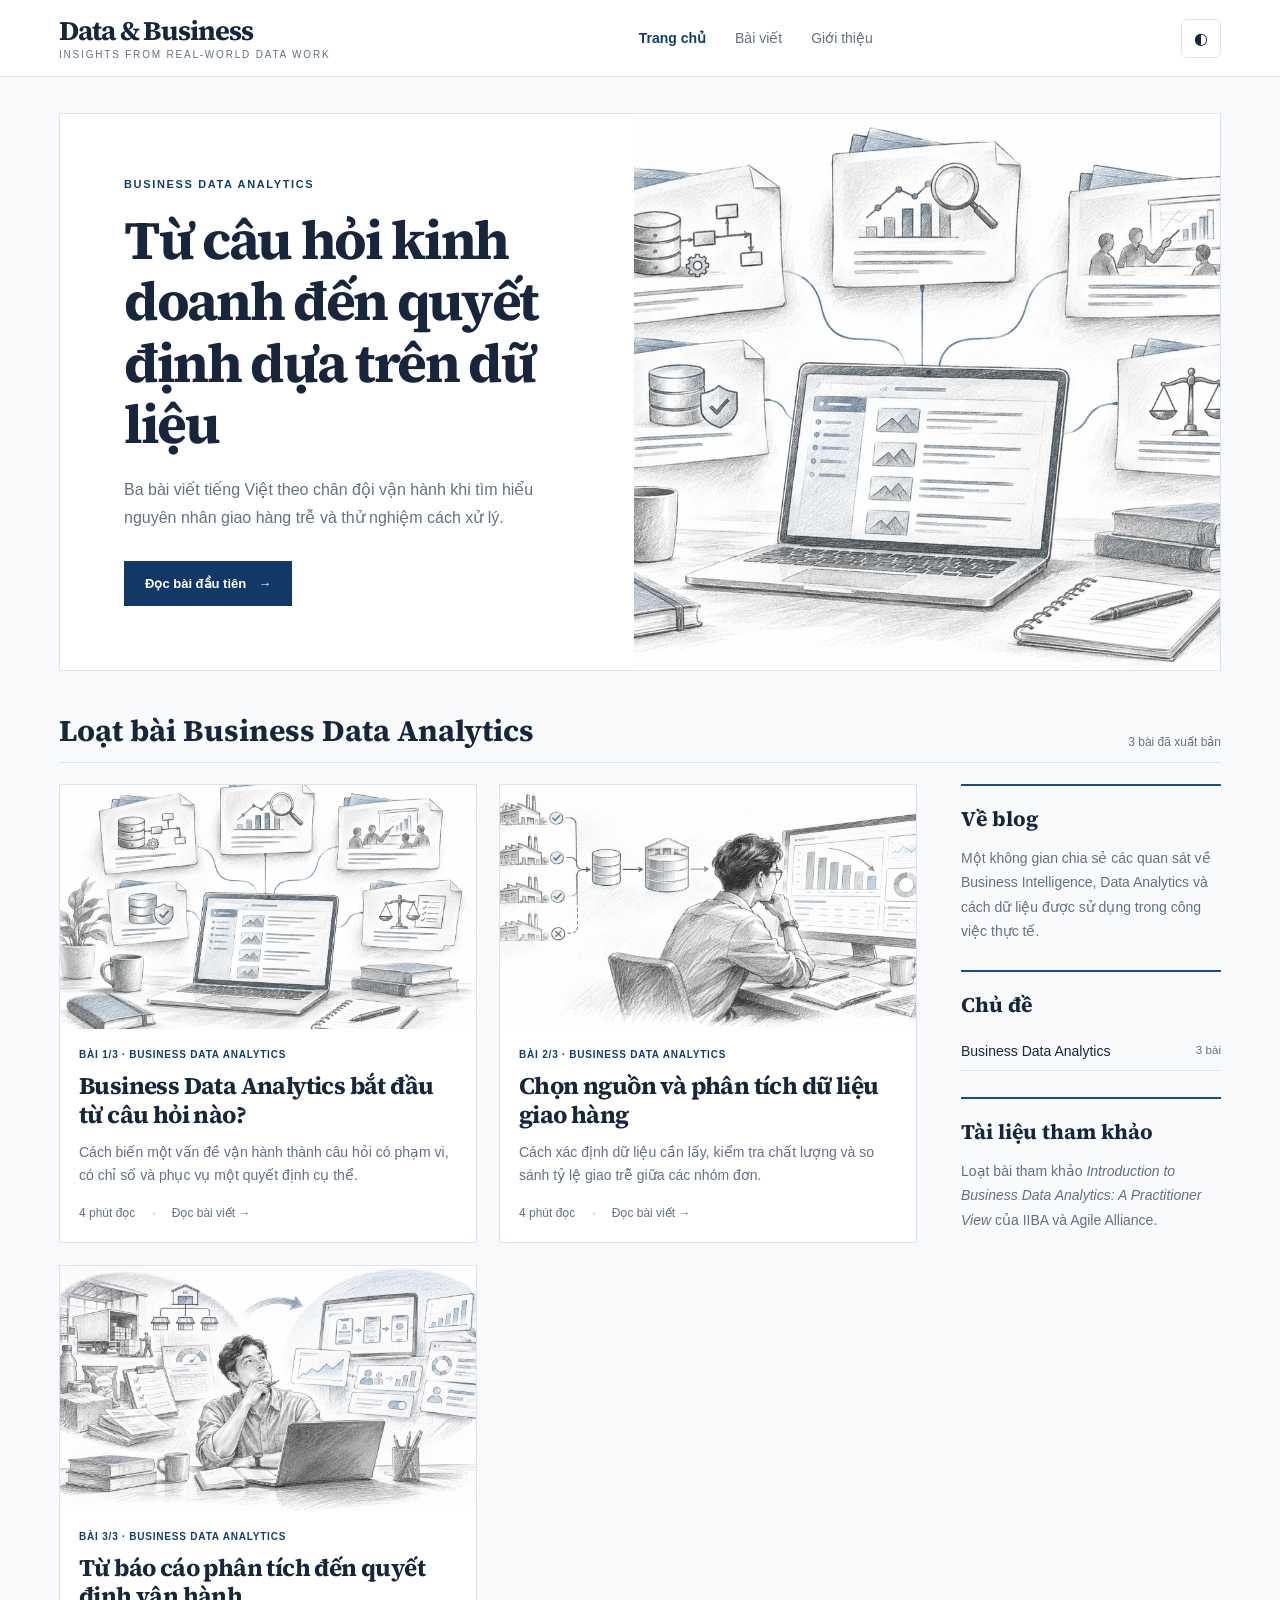
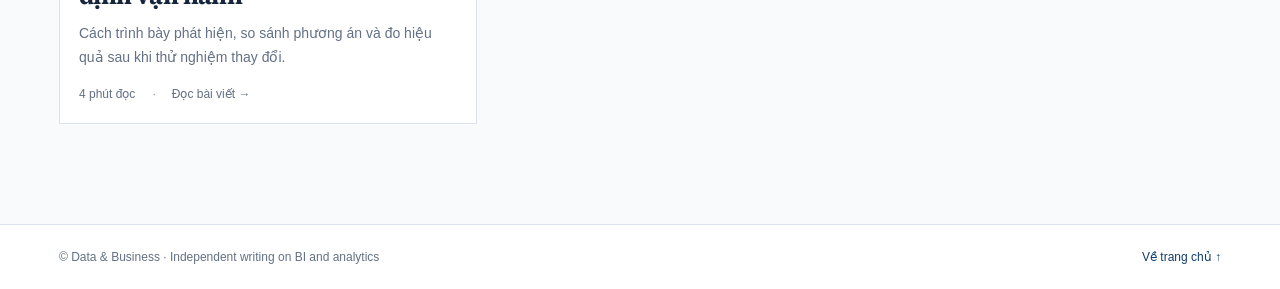
<file: index.html>
<!doctype html><html lang="vi"><head><meta charset="UTF-8"><meta name="viewport" content="width=device-width,initial-scale=1"><meta name="theme-color" content="#f9fafc"><meta name="description" content="Chia sẻ góc nhìn thực tế về Data, BI và Analytics."><title>Trang chủ · Data & Business</title><link rel="stylesheet" href="styles.css?v=2"></head><body><div class="progress"></div><header class="mast"><div class="nav"><a class="brand" href="index.html"><strong>Data & Business</strong><small>Insights from real-world data work</small></a><nav class="navlinks"><a href="index.html" class="active">Trang chủ</a><a href="posts.html" class="">Bài viết</a><a href="about.html" class="">Giới thiệu</a></nav><div class="nav-actions"><button class="iconbtn" data-theme aria-label="Đổi chế độ sáng/tối">◐</button></div></div></header><main class="wrap"><section class="home-hero">
  <div class="hero-copy">
    <div class="eyebrow">Business Data Analytics</div>
    <h1>Từ câu hỏi kinh doanh đến quyết định dựa trên dữ liệu</h1>
    <p>Ba bài viết tiếng Việt theo chân đội vận hành khi tìm hiểu nguyên nhân giao hàng trễ và thử nghiệm cách xử lý.</p>
    <a class="cta" href="posts/bda-dat-cau-hoi.html">Đọc bài đầu tiên <span>→</span></a>
  </div>
  <img class="hero-photo" src="assets/article-library-sketch.webp" alt="Minh họa thư viện bài viết về dữ liệu và kinh doanh">
</section><div class="section-title"><h2>Loạt bài Business Data Analytics</h2><span>3 bài đã xuất bản</span></div><div class="layout"><section class="articles">
  <a class="article-card" href="posts/bda-dat-cau-hoi.html" data-card
    data-category="Business Data Analytics" data-search="Business Data Analytics bắt đầu từ câu hỏi nào? Cách biến một vấn đề vận hành thành câu hỏi có phạm vi, có chỉ số và phục vụ một quyết định cụ thể. Business Data Analytics IIBA">
    <img src="assets/article-library-sketch.webp" loading="lazy" alt="">
    <div class="card-content">
      <span class="category">Bài 1/3 · Business Data Analytics</span>
      <h3>Business Data Analytics bắt đầu từ câu hỏi nào?</h3>
      <p>Cách biến một vấn đề vận hành thành câu hỏi có phạm vi, có chỉ số và phục vụ một quyết định cụ thể.</p>
      <div class="meta"><span>4 phút đọc</span><span>Đọc bài viết →</span></div>
    </div>
  </a>
  <a class="article-card" href="posts/bda-nguon-va-phan-tich-du-lieu.html" data-card
    data-category="Business Data Analytics" data-search="Chọn nguồn và phân tích dữ liệu giao hàng Cách xác định dữ liệu cần lấy, kiểm tra chất lượng và so sánh tỷ lệ giao trễ giữa các nhóm đơn. Business Data Analytics IIBA">
    <img src="assets/data-factory-sketch.webp" loading="lazy" alt="">
    <div class="card-content">
      <span class="category">Bài 2/3 · Business Data Analytics</span>
      <h3>Chọn nguồn và phân tích dữ liệu giao hàng</h3>
      <p>Cách xác định dữ liệu cần lấy, kiểm tra chất lượng và so sánh tỷ lệ giao trễ giữa các nhóm đơn.</p>
      <div class="meta"><span>4 phút đọc</span><span>Đọc bài viết →</span></div>
    </div>
  </a>
  <a class="article-card" href="posts/bda-bao-cao-va-ra-quyet-dinh.html" data-card
    data-category="Business Data Analytics" data-search="Từ báo cáo phân tích đến quyết định vận hành Cách trình bày phát hiện, so sánh phương án và đo hiệu quả sau khi thử nghiệm thay đổi. Business Data Analytics IIBA">
    <img src="assets/career-transition-sketch.webp" loading="lazy" alt="">
    <div class="card-content">
      <span class="category">Bài 3/3 · Business Data Analytics</span>
      <h3>Từ báo cáo phân tích đến quyết định vận hành</h3>
      <p>Cách trình bày phát hiện, so sánh phương án và đo hiệu quả sau khi thử nghiệm thay đổi.</p>
      <div class="meta"><span>4 phút đọc</span><span>Đọc bài viết →</span></div>
    </div>
  </a>
</section><aside class="sidebar"><div class="side-panel"><h3>Về blog</h3><p>Một không gian chia sẻ các quan sát về Business Intelligence, Data Analytics và cách dữ liệu được sử dụng trong công việc thực tế.</p></div><div class="side-panel"><h3>Chủ đề</h3><a class="topic" href="posts.html"><span>Business Data Analytics</span><small>3 bài</small></a></div><div class="side-panel">
  <h3>Tài liệu tham khảo</h3>
  <p>Loạt bài tham khảo <a href="https://www.iiba.org/globalassets/standards-and-resources/business-data-analytics/files/introduction-to-bda-practitioner-2.pdf"><cite>Introduction to Business Data Analytics: A Practitioner View</cite></a> của IIBA và Agile Alliance.</p>
</div></aside></div></main><footer><div class="wrap footer-inner"><span>© Data & Business · Independent writing on BI and analytics</span><a href="index.html">Về trang chủ ↑</a></div></footer><script src="script.js" defer></script></body></html>
</file>
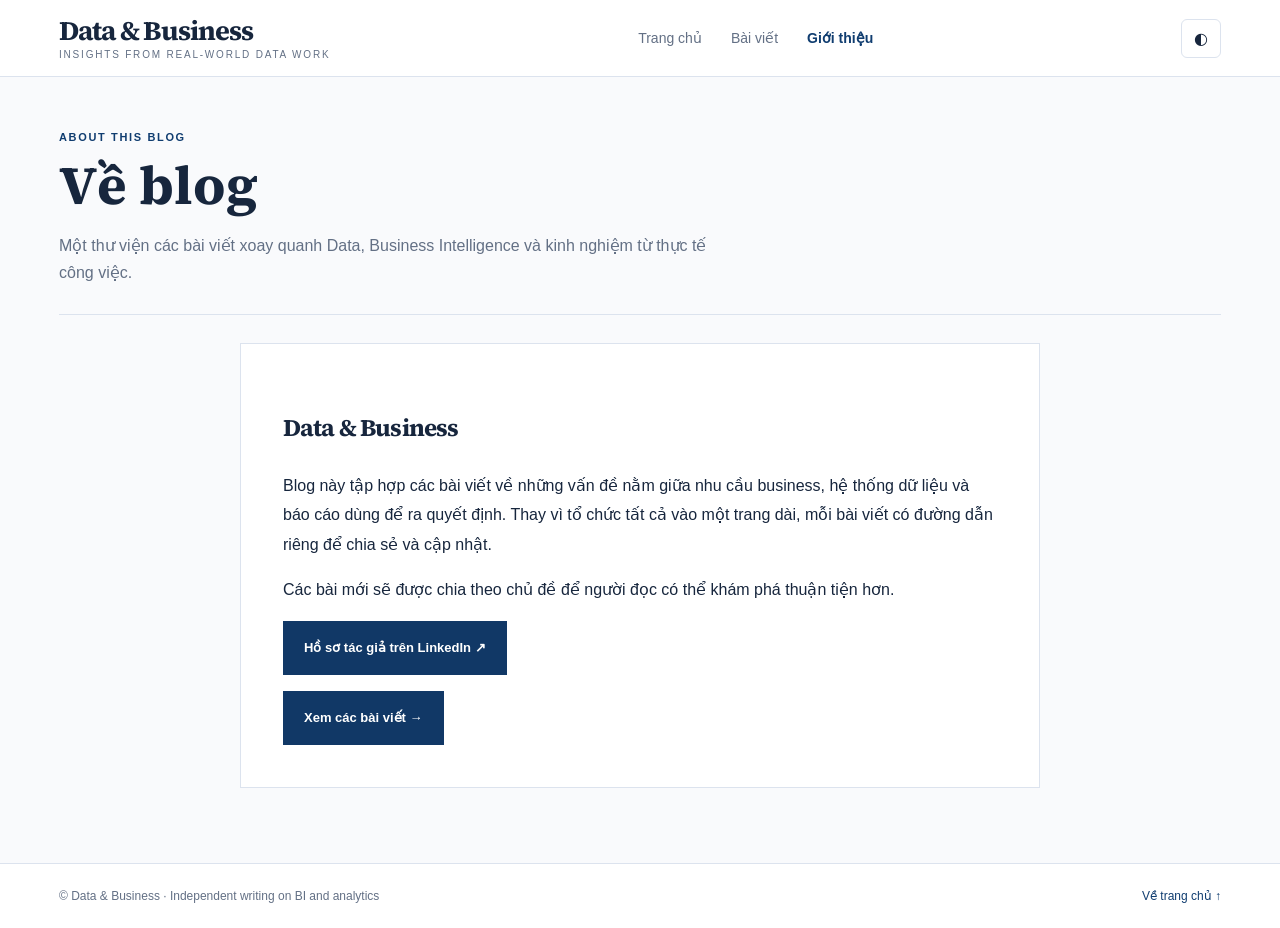
<file: about.html>
<!doctype html><html lang="vi"><head><meta charset="UTF-8"><meta name="viewport" content="width=device-width,initial-scale=1"><meta name="theme-color" content="#f9fafc"><meta name="description" content="Giới thiệu blog Data &amp; Business"><title>Giới thiệu · Data & Business</title><link rel="stylesheet" href="styles.css?v=2"></head><body><div class="progress"></div><header class="mast"><div class="nav"><a class="brand" href="index.html"><strong>Data & Business</strong><small>Insights from real-world data work</small></a><nav class="navlinks"><a href="index.html" class="">Trang chủ</a><a href="posts.html" class="">Bài viết</a><a href="about.html" class="active">Giới thiệu</a></nav><div class="nav-actions"><button class="iconbtn" data-theme aria-label="Đổi chế độ sáng/tối">◐</button></div></div></header><main class="wrap"><div class="page-heading"><div class="eyebrow">About this blog</div><h1>Về blog</h1><p>Một thư viện các bài viết xoay quanh Data, Business Intelligence và kinh nghiệm từ thực tế công việc.</p></div><div class="about"><h2 class="serif">Data & Business</h2><p>Blog này tập hợp các bài viết về những vấn đề nằm giữa nhu cầu business, hệ thống dữ liệu và báo cáo dùng để ra quyết định. Thay vì tổ chức tất cả vào một trang dài, mỗi bài viết có đường dẫn riêng để chia sẻ và cập nhật.</p><p>Các bài mới sẽ được chia theo chủ đề để người đọc có thể khám phá thuận tiện hơn.</p><p><a class="cta" href="https://www.linkedin.com/in/ethannguyen2003">Hồ sơ tác giả trên LinkedIn ↗</a></p><a class="cta" href="posts.html">Xem các bài viết →</a></div></main><footer><div class="wrap footer-inner"><span>© Data & Business · Independent writing on BI and analytics</span><a href="index.html">Về trang chủ ↑</a></div></footer><script src="script.js" defer></script></body></html>
</file>
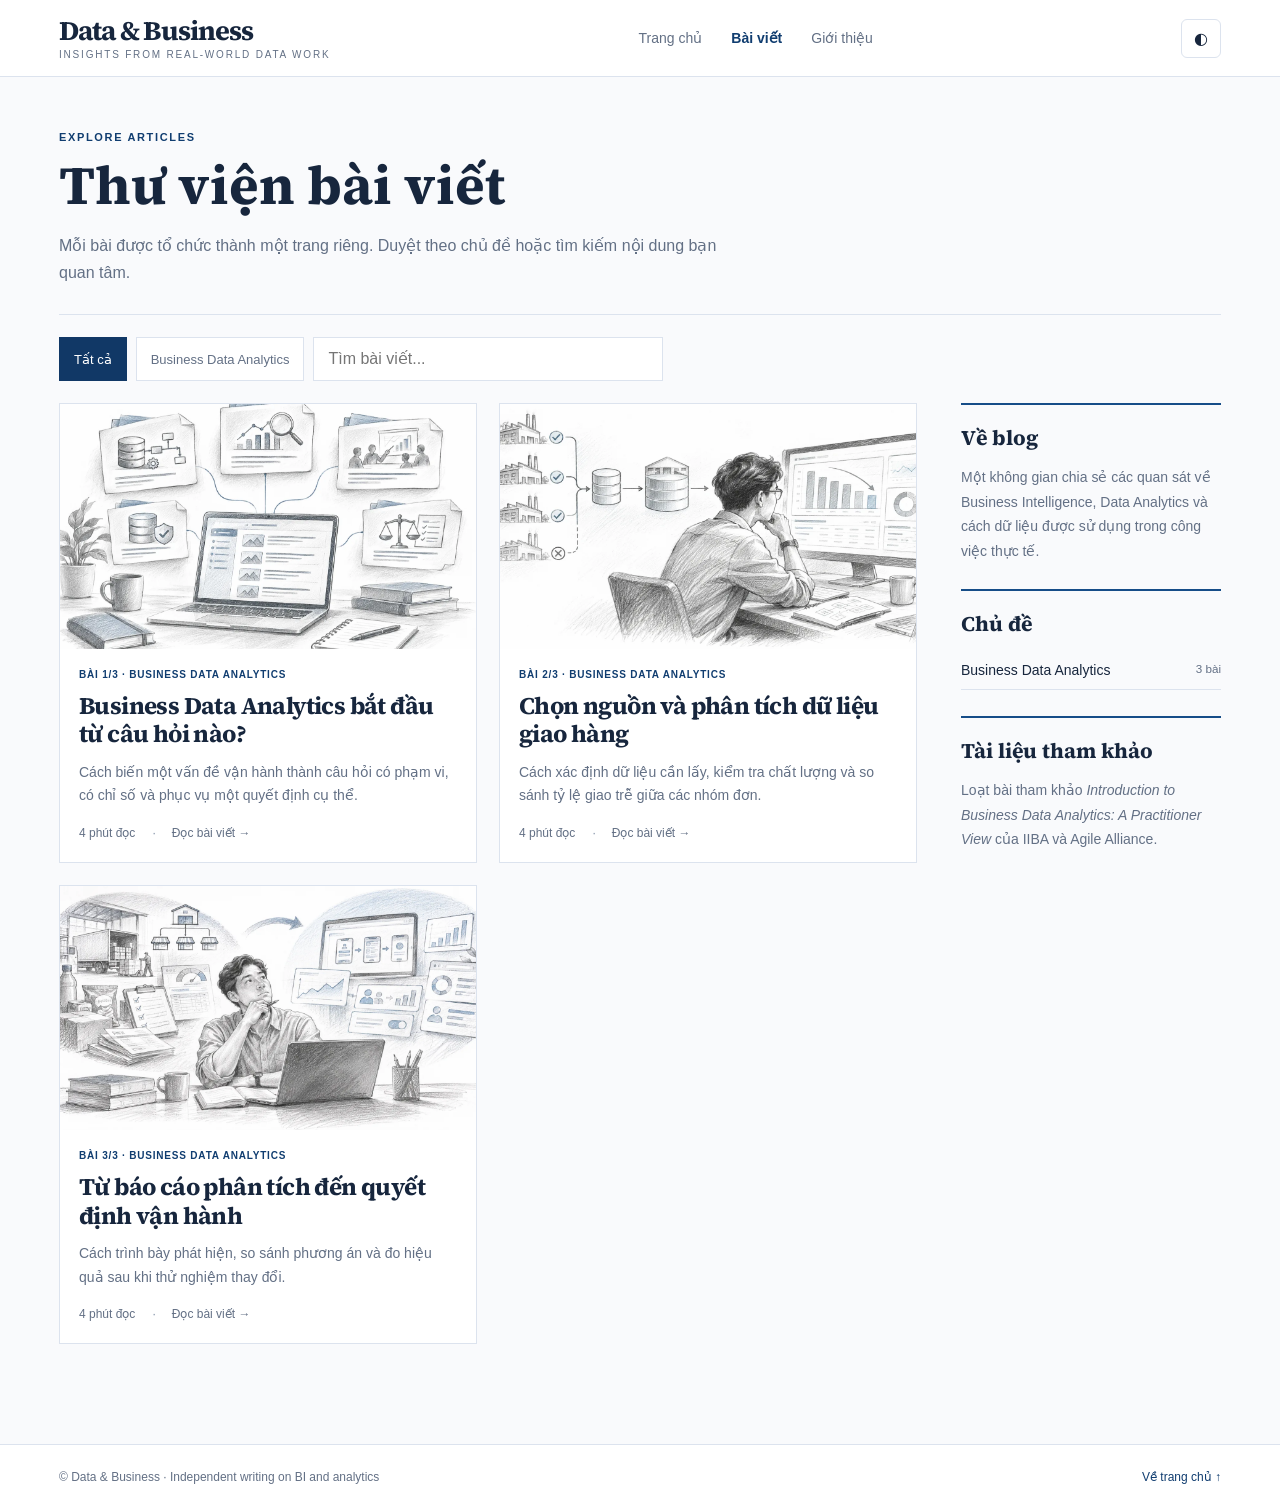
<file: posts.html>
<!doctype html><html lang="vi"><head><meta charset="UTF-8"><meta name="viewport" content="width=device-width,initial-scale=1"><meta name="theme-color" content="#f9fafc"><meta name="description" content="Danh sách bài viết về Data, BI và Analytics."><title>Tất cả bài viết · Data & Business</title><link rel="stylesheet" href="styles.css?v=2"></head><body><div class="progress"></div><header class="mast"><div class="nav"><a class="brand" href="index.html"><strong>Data & Business</strong><small>Insights from real-world data work</small></a><nav class="navlinks"><a href="index.html" class="">Trang chủ</a><a href="posts.html" class="active">Bài viết</a><a href="about.html" class="">Giới thiệu</a></nav><div class="nav-actions"><button class="iconbtn" data-theme aria-label="Đổi chế độ sáng/tối">◐</button></div></div></header><main class="wrap"><div class="page-heading"><div class="eyebrow">Explore articles</div><h1>Thư viện bài viết</h1><p>Mỗi bài được tổ chức thành một trang riêng. Duyệt theo chủ đề hoặc tìm kiếm nội dung bạn quan tâm.</p></div><div class="filter-row"><button class="filter active" data-filter="all">Tất cả</button><button class="filter" data-filter="Business Data Analytics">Business Data Analytics</button><input id="search" type="search" class="search" aria-label="Tìm bài viết" placeholder="Tìm bài viết..."></div><div class="layout"><div><section class="articles">
  <a class="article-card" href="posts/bda-dat-cau-hoi.html" data-card
    data-category="Business Data Analytics" data-search="Business Data Analytics bắt đầu từ câu hỏi nào? Cách biến một vấn đề vận hành thành câu hỏi có phạm vi, có chỉ số và phục vụ một quyết định cụ thể. Business Data Analytics IIBA">
    <img src="assets/article-library-sketch.webp" loading="lazy" alt="">
    <div class="card-content">
      <span class="category">Bài 1/3 · Business Data Analytics</span>
      <h3>Business Data Analytics bắt đầu từ câu hỏi nào?</h3>
      <p>Cách biến một vấn đề vận hành thành câu hỏi có phạm vi, có chỉ số và phục vụ một quyết định cụ thể.</p>
      <div class="meta"><span>4 phút đọc</span><span>Đọc bài viết →</span></div>
    </div>
  </a>
  <a class="article-card" href="posts/bda-nguon-va-phan-tich-du-lieu.html" data-card
    data-category="Business Data Analytics" data-search="Chọn nguồn và phân tích dữ liệu giao hàng Cách xác định dữ liệu cần lấy, kiểm tra chất lượng và so sánh tỷ lệ giao trễ giữa các nhóm đơn. Business Data Analytics IIBA">
    <img src="assets/data-factory-sketch.webp" loading="lazy" alt="">
    <div class="card-content">
      <span class="category">Bài 2/3 · Business Data Analytics</span>
      <h3>Chọn nguồn và phân tích dữ liệu giao hàng</h3>
      <p>Cách xác định dữ liệu cần lấy, kiểm tra chất lượng và so sánh tỷ lệ giao trễ giữa các nhóm đơn.</p>
      <div class="meta"><span>4 phút đọc</span><span>Đọc bài viết →</span></div>
    </div>
  </a>
  <a class="article-card" href="posts/bda-bao-cao-va-ra-quyet-dinh.html" data-card
    data-category="Business Data Analytics" data-search="Từ báo cáo phân tích đến quyết định vận hành Cách trình bày phát hiện, so sánh phương án và đo hiệu quả sau khi thử nghiệm thay đổi. Business Data Analytics IIBA">
    <img src="assets/career-transition-sketch.webp" loading="lazy" alt="">
    <div class="card-content">
      <span class="category">Bài 3/3 · Business Data Analytics</span>
      <h3>Từ báo cáo phân tích đến quyết định vận hành</h3>
      <p>Cách trình bày phát hiện, so sánh phương án và đo hiệu quả sau khi thử nghiệm thay đổi.</p>
      <div class="meta"><span>4 phút đọc</span><span>Đọc bài viết →</span></div>
    </div>
  </a>
</section><div id="notfound" class="not-found">Không tìm thấy bài viết phù hợp.</div></div><aside class="sidebar"><div class="side-panel"><h3>Về blog</h3><p>Một không gian chia sẻ các quan sát về Business Intelligence, Data Analytics và cách dữ liệu được sử dụng trong công việc thực tế.</p></div><div class="side-panel"><h3>Chủ đề</h3><a class="topic" href="posts.html"><span>Business Data Analytics</span><small>3 bài</small></a></div><div class="side-panel">
  <h3>Tài liệu tham khảo</h3>
  <p>Loạt bài tham khảo <a href="https://www.iiba.org/globalassets/standards-and-resources/business-data-analytics/files/introduction-to-bda-practitioner-2.pdf"><cite>Introduction to Business Data Analytics: A Practitioner View</cite></a> của IIBA và Agile Alliance.</p>
</div></aside></div></main><footer><div class="wrap footer-inner"><span>© Data & Business · Independent writing on BI and analytics</span><a href="index.html">Về trang chủ ↑</a></div></footer><script src="script.js" defer></script></body></html>
</file>
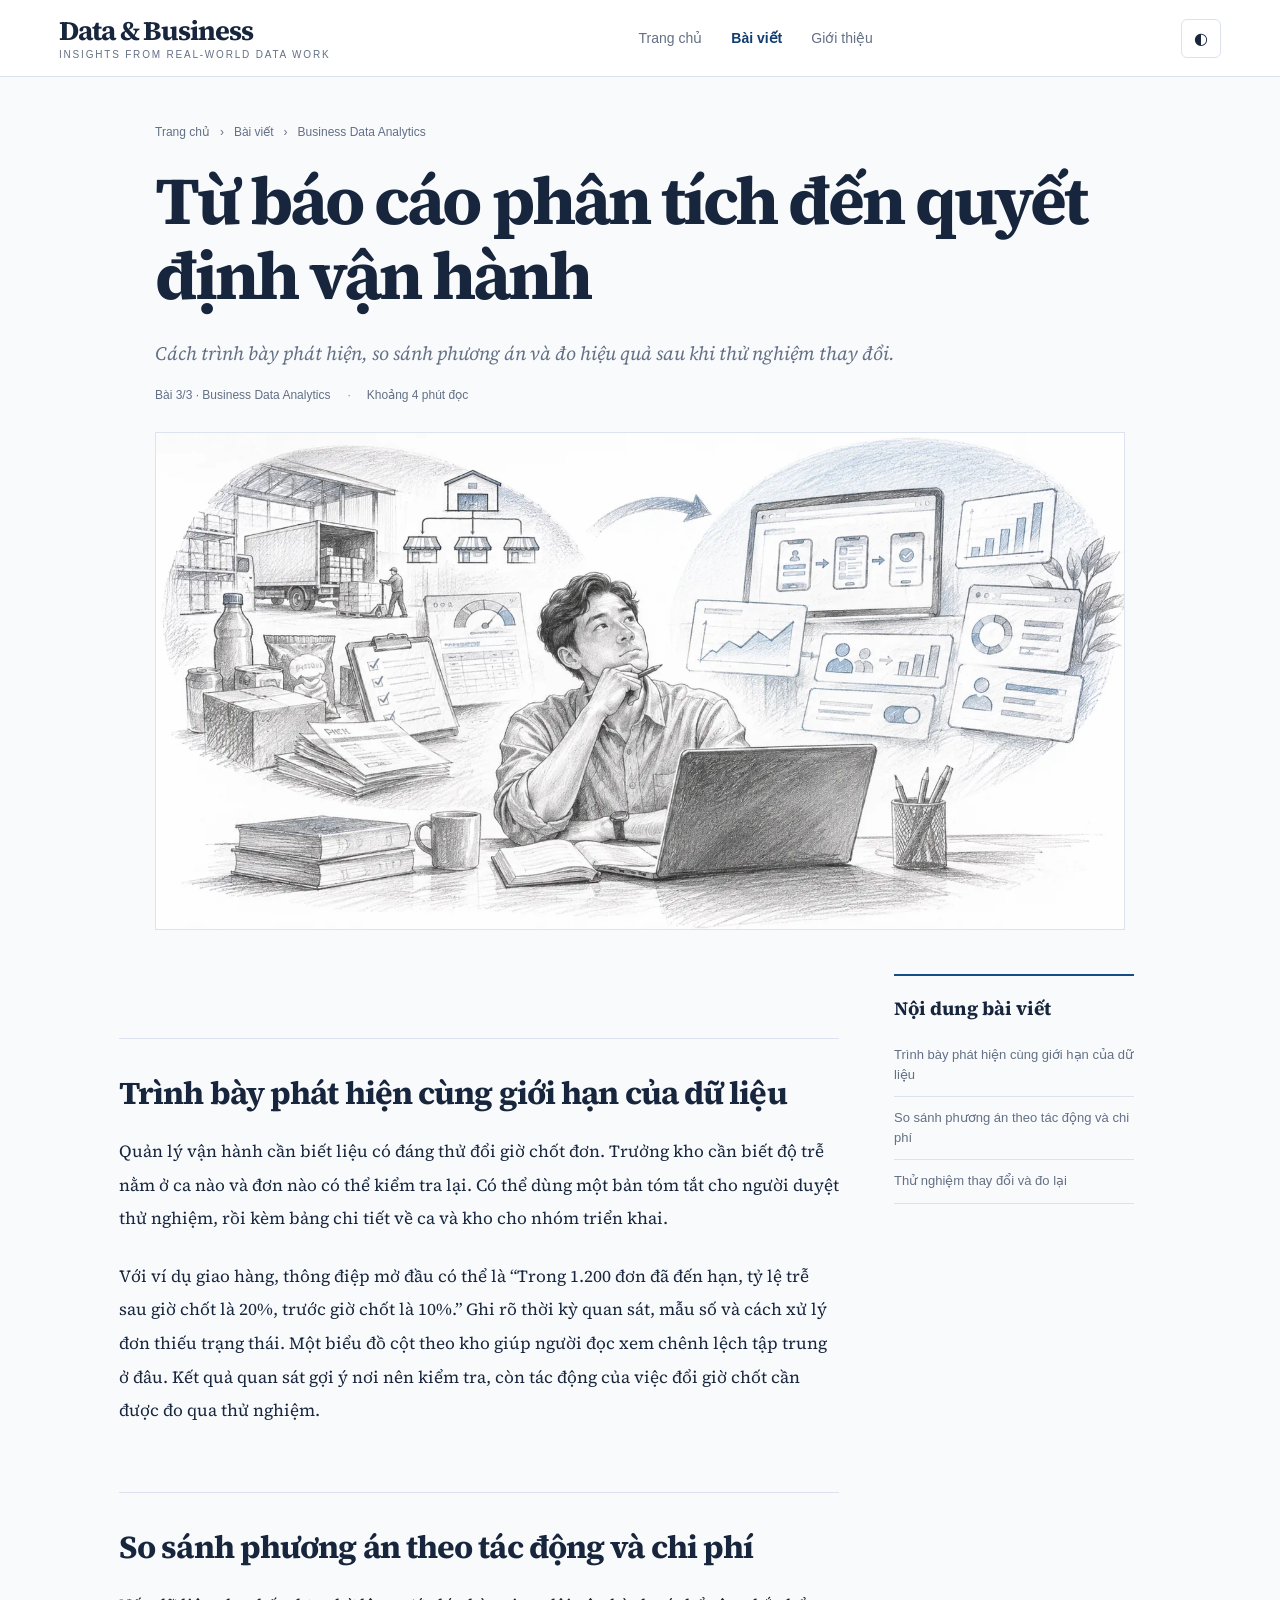
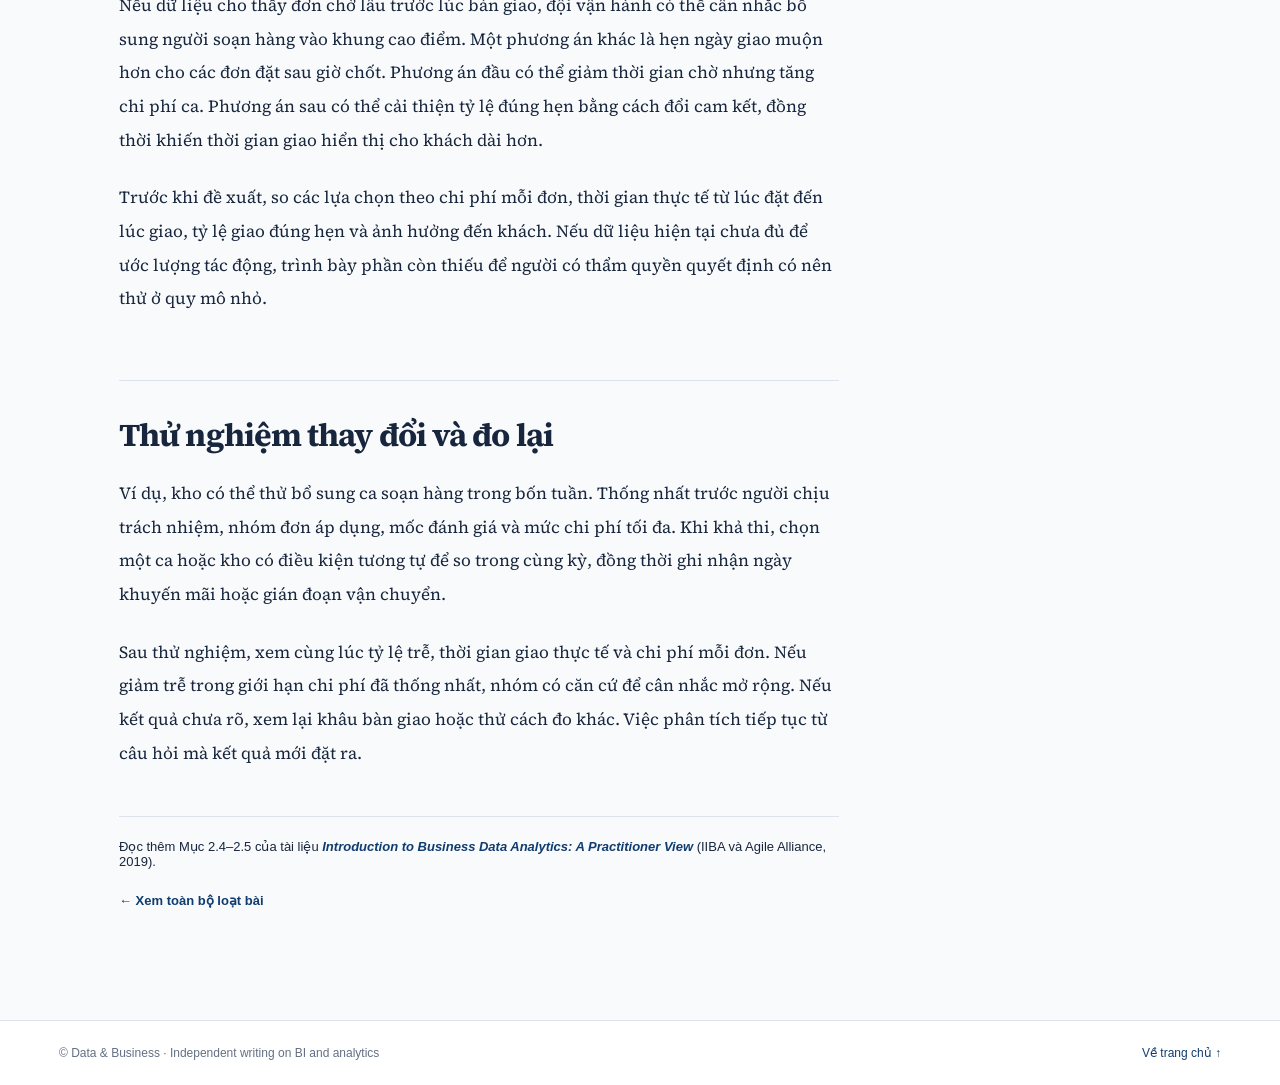
<file: posts/bda-bao-cao-va-ra-quyet-dinh.html>
<!doctype html>
<html lang="vi">
<head>
  <meta charset="UTF-8">
  <meta name="viewport" content="width=device-width,initial-scale=1">
  <meta name="theme-color" content="#f9fafc">
  <meta name="description" content="Cách trình bày phát hiện, so sánh phương án và đo hiệu quả sau khi thử nghiệm thay đổi.">
  <title>Từ báo cáo phân tích đến quyết định vận hành · Data &amp; Business</title>
  <link rel="stylesheet" href="../styles.css?v=2">
</head>
<body>
<div class="progress"></div>
<header class="mast"><div class="nav"><a class="brand" href="../index.html"><strong>Data & Business</strong><small>Insights from real-world data work</small></a><nav class="navlinks"><a href="../index.html" class="">Trang chủ</a><a href="../posts.html" class="active">Bài viết</a><a href="../about.html" class="">Giới thiệu</a></nav><div class="nav-actions"><button class="iconbtn" data-theme aria-label="Đổi chế độ sáng/tối">◐</button></div></div></header>
<main>
  <div class="wrap">
    <section class="article-intro">
      <div class="crumbs">
        <a href="../index.html">Trang chủ</a><span>›</span>
        <a href="../posts.html">Bài viết</a><span>›</span>Business Data Analytics
      </div>
      <h1>Từ báo cáo phân tích đến quyết định vận hành</h1>
      <p class="dek">Cách trình bày phát hiện, so sánh phương án và đo hiệu quả sau khi thử nghiệm thay đổi.</p>
      <div class="meta"><span>Bài 3/3 · Business Data Analytics</span><span>Khoảng 4 phút đọc</span></div>
      <img class="article-cover" src="../assets/career-transition-sketch.webp" alt="Minh họa ứng dụng phân tích dữ liệu trong doanh nghiệp">
    </section>
  </div>
  <div class="reading-layout">
    <article class="article">
<h2 id="ket-qua">Trình bày phát hiện cùng giới hạn của dữ liệu</h2>
<p>Quản lý vận hành cần biết liệu có đáng thử đổi giờ chốt đơn. Trưởng kho cần biết độ trễ nằm ở ca nào và đơn nào có thể kiểm tra lại. Có thể dùng một bản tóm tắt cho người duyệt thử nghiệm, rồi kèm bảng chi tiết về ca và kho cho nhóm triển khai.</p>
<p>Với ví dụ giao hàng, thông điệp mở đầu có thể là “Trong 1.200 đơn đã đến hạn, tỷ lệ trễ sau giờ chốt là 20%, trước giờ chốt là 10%.” Ghi rõ thời kỳ quan sát, mẫu số và cách xử lý đơn thiếu trạng thái. Một biểu đồ cột theo kho giúp người đọc xem chênh lệch tập trung ở đâu. Kết quả quan sát gợi ý nơi nên kiểm tra, còn tác động của việc đổi giờ chốt cần được đo qua thử nghiệm.</p>
<h2 id="phuong-an">So sánh phương án theo tác động và chi phí</h2>
<p>Nếu dữ liệu cho thấy đơn chờ lâu trước lúc bàn giao, đội vận hành có thể cân nhắc bổ sung người soạn hàng vào khung cao điểm. Một phương án khác là hẹn ngày giao muộn hơn cho các đơn đặt sau giờ chốt. Phương án đầu có thể giảm thời gian chờ nhưng tăng chi phí ca. Phương án sau có thể cải thiện tỷ lệ đúng hẹn bằng cách đổi cam kết, đồng thời khiến thời gian giao hiển thị cho khách dài hơn.</p>
<p>Trước khi đề xuất, so các lựa chọn theo chi phí mỗi đơn, thời gian thực tế từ lúc đặt đến lúc giao, tỷ lệ giao đúng hẹn và ảnh hưởng đến khách. Nếu dữ liệu hiện tại chưa đủ để ước lượng tác động, trình bày phần còn thiếu để người có thẩm quyền quyết định có nên thử ở quy mô nhỏ.</p>
<h2 id="thu-nghiem">Thử nghiệm thay đổi và đo lại</h2>
<p>Ví dụ, kho có thể thử bổ sung ca soạn hàng trong bốn tuần. Thống nhất trước người chịu trách nhiệm, nhóm đơn áp dụng, mốc đánh giá và mức chi phí tối đa. Khi khả thi, chọn một ca hoặc kho có điều kiện tương tự để so trong cùng kỳ, đồng thời ghi nhận ngày khuyến mãi hoặc gián đoạn vận chuyển.</p>
<p>Sau thử nghiệm, xem cùng lúc tỷ lệ trễ, thời gian giao thực tế và chi phí mỗi đơn. Nếu giảm trễ trong giới hạn chi phí đã thống nhất, nhóm có căn cứ để cân nhắc mở rộng. Nếu kết quả chưa rõ, xem lại khâu bàn giao hoặc thử cách đo khác. Việc phân tích tiếp tục từ câu hỏi mà kết quả mới đặt ra.</p>
      <div class="article-end">
        <p>Đọc thêm Mục 2.4–2.5 của tài liệu <a href="https://www.iiba.org/globalassets/standards-and-resources/business-data-analytics/files/introduction-to-bda-practitioner-2.pdf#page=24"><cite>Introduction to Business Data Analytics: A Practitioner View</cite></a> (IIBA và Agile Alliance, 2019).</p>
        
        <a href="../posts.html">← Xem toàn bộ loạt bài</a>
      </div>
    </article>
    <aside class="toc-box" aria-label="Mục lục">
      <h3>Nội dung bài viết</h3>
<a href="#ket-qua">Trình bày phát hiện cùng giới hạn của dữ liệu</a>
<a href="#phuong-an">So sánh phương án theo tác động và chi phí</a>
<a href="#thu-nghiem">Thử nghiệm thay đổi và đo lại</a>
    </aside>
  </div>
</main>
<footer><div class="wrap footer-inner"><span>© Data &amp; Business · Independent writing on BI and analytics</span><a href="../index.html">Về trang chủ ↑</a></div></footer>
<script src="../script.js" defer></script>
</body>
</html>
</file>
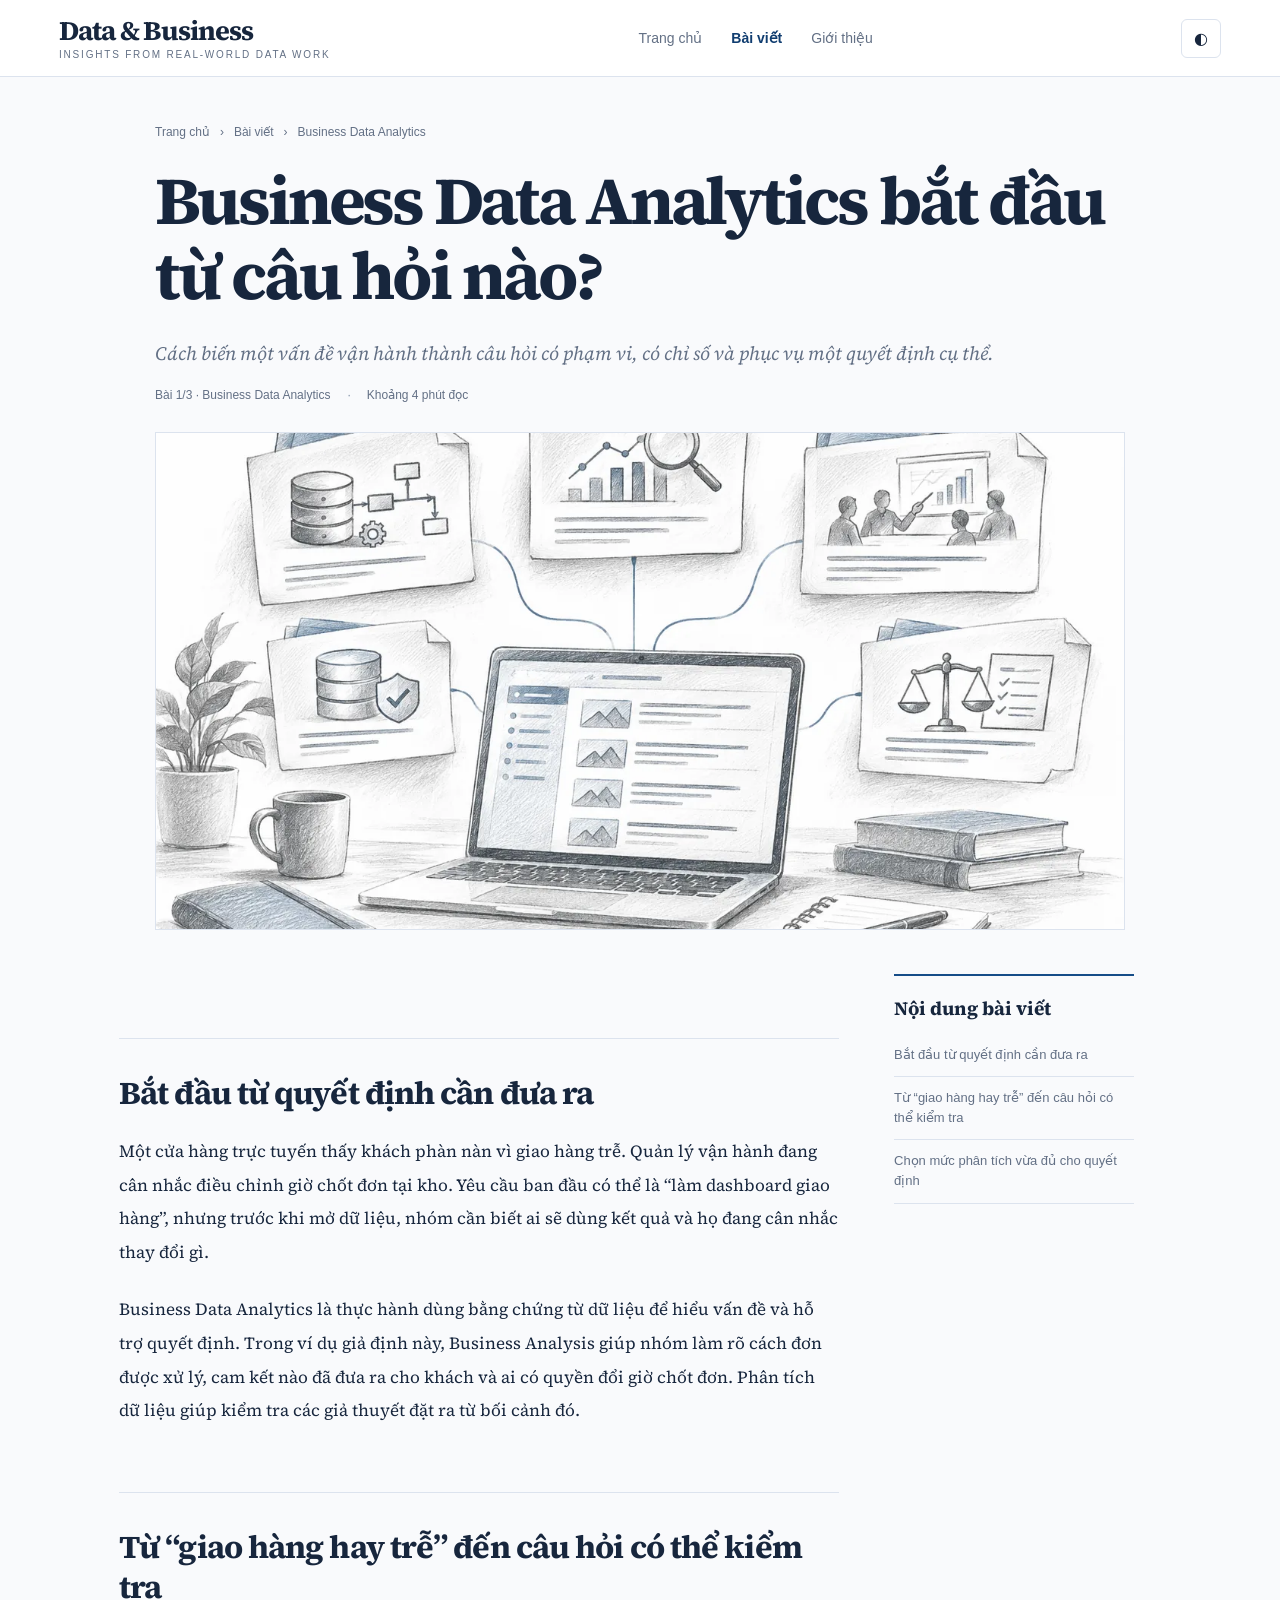
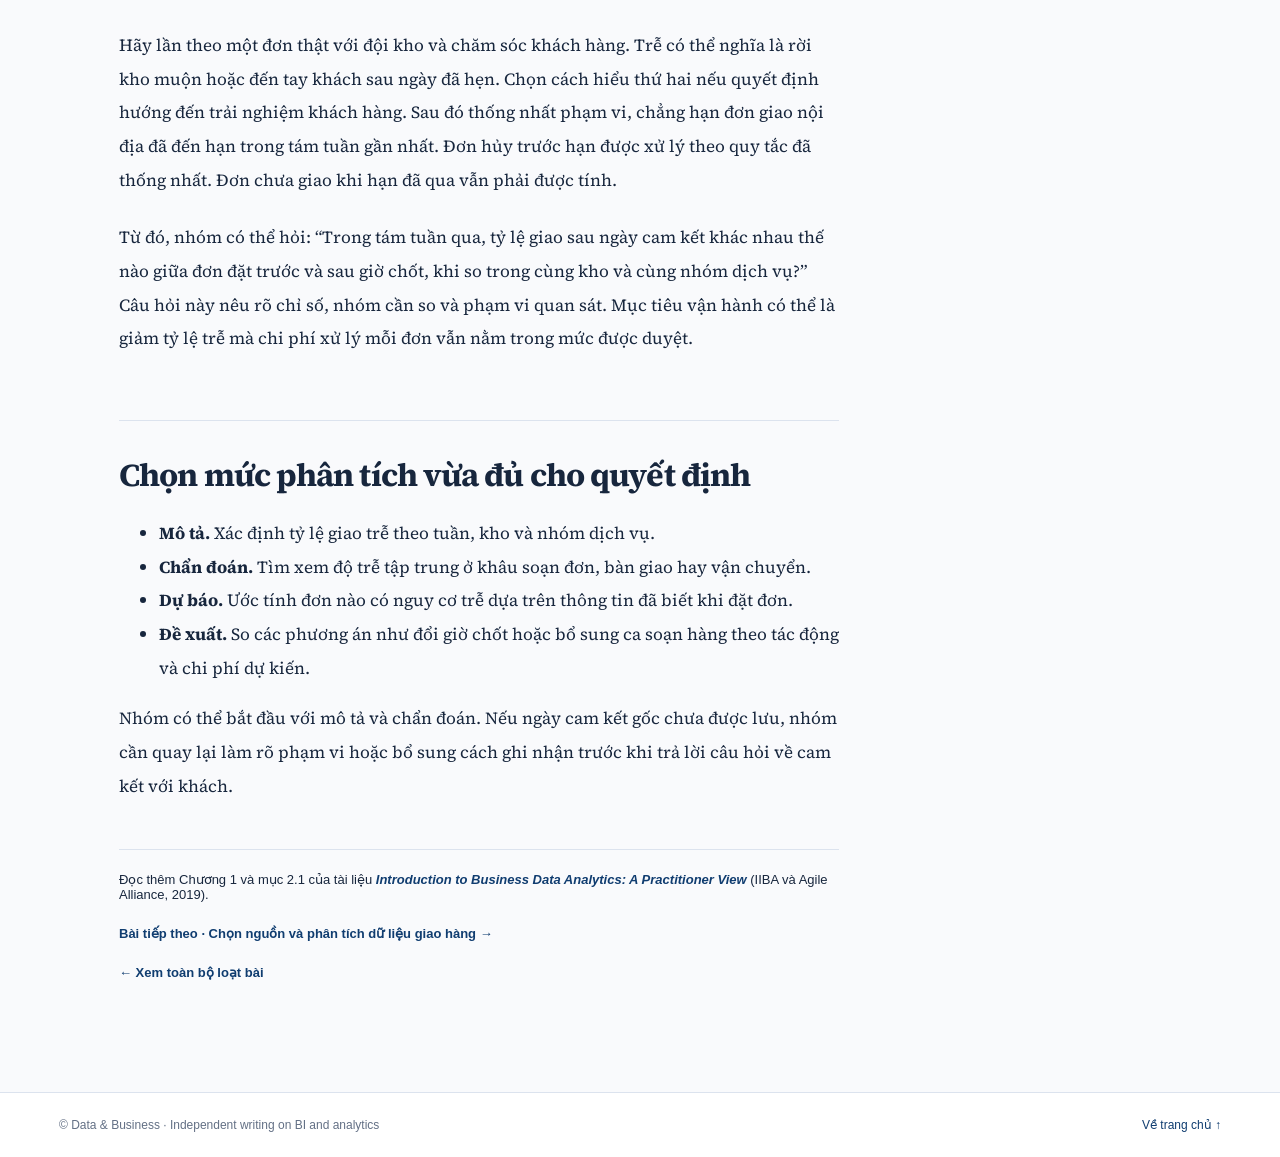
<file: posts/bda-dat-cau-hoi.html>
<!doctype html>
<html lang="vi">
<head>
  <meta charset="UTF-8">
  <meta name="viewport" content="width=device-width,initial-scale=1">
  <meta name="theme-color" content="#f9fafc">
  <meta name="description" content="Cách biến một vấn đề vận hành thành câu hỏi có phạm vi, có chỉ số và phục vụ một quyết định cụ thể.">
  <title>Business Data Analytics bắt đầu từ câu hỏi nào? · Data &amp; Business</title>
  <link rel="stylesheet" href="../styles.css?v=2">
</head>
<body>
<div class="progress"></div>
<header class="mast"><div class="nav"><a class="brand" href="../index.html"><strong>Data & Business</strong><small>Insights from real-world data work</small></a><nav class="navlinks"><a href="../index.html" class="">Trang chủ</a><a href="../posts.html" class="active">Bài viết</a><a href="../about.html" class="">Giới thiệu</a></nav><div class="nav-actions"><button class="iconbtn" data-theme aria-label="Đổi chế độ sáng/tối">◐</button></div></div></header>
<main>
  <div class="wrap">
    <section class="article-intro">
      <div class="crumbs">
        <a href="../index.html">Trang chủ</a><span>›</span>
        <a href="../posts.html">Bài viết</a><span>›</span>Business Data Analytics
      </div>
      <h1>Business Data Analytics bắt đầu từ câu hỏi nào?</h1>
      <p class="dek">Cách biến một vấn đề vận hành thành câu hỏi có phạm vi, có chỉ số và phục vụ một quyết định cụ thể.</p>
      <div class="meta"><span>Bài 1/3 · Business Data Analytics</span><span>Khoảng 4 phút đọc</span></div>
      <img class="article-cover" src="../assets/article-library-sketch.webp" alt="Minh họa thư viện bài viết về dữ liệu và kinh doanh">
    </section>
  </div>
  <div class="reading-layout">
    <article class="article">
<h2 id="quyet-dinh">Bắt đầu từ quyết định cần đưa ra</h2>
<p>Một cửa hàng trực tuyến thấy khách phàn nàn vì giao hàng trễ. Quản lý vận hành đang cân nhắc điều chỉnh giờ chốt đơn tại kho. Yêu cầu ban đầu có thể là “làm dashboard giao hàng”, nhưng trước khi mở dữ liệu, nhóm cần biết ai sẽ dùng kết quả và họ đang cân nhắc thay đổi gì.</p>
<p>Business Data Analytics là thực hành dùng bằng chứng từ dữ liệu để hiểu vấn đề và hỗ trợ quyết định. Trong ví dụ giả định này, Business Analysis giúp nhóm làm rõ cách đơn được xử lý, cam kết nào đã đưa ra cho khách và ai có quyền đổi giờ chốt đơn. Phân tích dữ liệu giúp kiểm tra các giả thuyết đặt ra từ bối cảnh đó.</p>
<h2 id="pham-vi">Từ “giao hàng hay trễ” đến câu hỏi có thể kiểm tra</h2>
<p>Hãy lần theo một đơn thật với đội kho và chăm sóc khách hàng. Trễ có thể nghĩa là rời kho muộn hoặc đến tay khách sau ngày đã hẹn. Chọn cách hiểu thứ hai nếu quyết định hướng đến trải nghiệm khách hàng. Sau đó thống nhất phạm vi, chẳng hạn đơn giao nội địa đã đến hạn trong tám tuần gần nhất. Đơn hủy trước hạn được xử lý theo quy tắc đã thống nhất. Đơn chưa giao khi hạn đã qua vẫn phải được tính.</p>
<p>Từ đó, nhóm có thể hỏi: “Trong tám tuần qua, tỷ lệ giao sau ngày cam kết khác nhau thế nào giữa đơn đặt trước và sau giờ chốt, khi so trong cùng kho và cùng nhóm dịch vụ?” Câu hỏi này nêu rõ chỉ số, nhóm cần so và phạm vi quan sát. Mục tiêu vận hành có thể là giảm tỷ lệ trễ mà chi phí xử lý mỗi đơn vẫn nằm trong mức được duyệt.</p>
<h2 id="cach-phan-tich">Chọn mức phân tích vừa đủ cho quyết định</h2>
<ul>
<li><strong>Mô tả.</strong> Xác định tỷ lệ giao trễ theo tuần, kho và nhóm dịch vụ.</li>
<li><strong>Chẩn đoán.</strong> Tìm xem độ trễ tập trung ở khâu soạn đơn, bàn giao hay vận chuyển.</li>
<li><strong>Dự báo.</strong> Ước tính đơn nào có nguy cơ trễ dựa trên thông tin đã biết khi đặt đơn.</li>
<li><strong>Đề xuất.</strong> So các phương án như đổi giờ chốt hoặc bổ sung ca soạn hàng theo tác động và chi phí dự kiến.</li>
</ul>
<p>Nhóm có thể bắt đầu với mô tả và chẩn đoán. Nếu ngày cam kết gốc chưa được lưu, nhóm cần quay lại làm rõ phạm vi hoặc bổ sung cách ghi nhận trước khi trả lời câu hỏi về cam kết với khách.</p>
      <div class="article-end">
        <p>Đọc thêm Chương 1 và mục 2.1 của tài liệu <a href="https://www.iiba.org/globalassets/standards-and-resources/business-data-analytics/files/introduction-to-bda-practitioner-2.pdf#page=5"><cite>Introduction to Business Data Analytics: A Practitioner View</cite></a> (IIBA và Agile Alliance, 2019).</p>
        <p><a href="bda-nguon-va-phan-tich-du-lieu.html">Bài tiếp theo · Chọn nguồn và phân tích dữ liệu giao hàng →</a></p>
        <a href="../posts.html">← Xem toàn bộ loạt bài</a>
      </div>
    </article>
    <aside class="toc-box" aria-label="Mục lục">
      <h3>Nội dung bài viết</h3>
<a href="#quyet-dinh">Bắt đầu từ quyết định cần đưa ra</a>
<a href="#pham-vi">Từ “giao hàng hay trễ” đến câu hỏi có thể kiểm tra</a>
<a href="#cach-phan-tich">Chọn mức phân tích vừa đủ cho quyết định</a>
    </aside>
  </div>
</main>
<footer><div class="wrap footer-inner"><span>© Data &amp; Business · Independent writing on BI and analytics</span><a href="../index.html">Về trang chủ ↑</a></div></footer>
<script src="../script.js" defer></script>
</body>
</html>
</file>
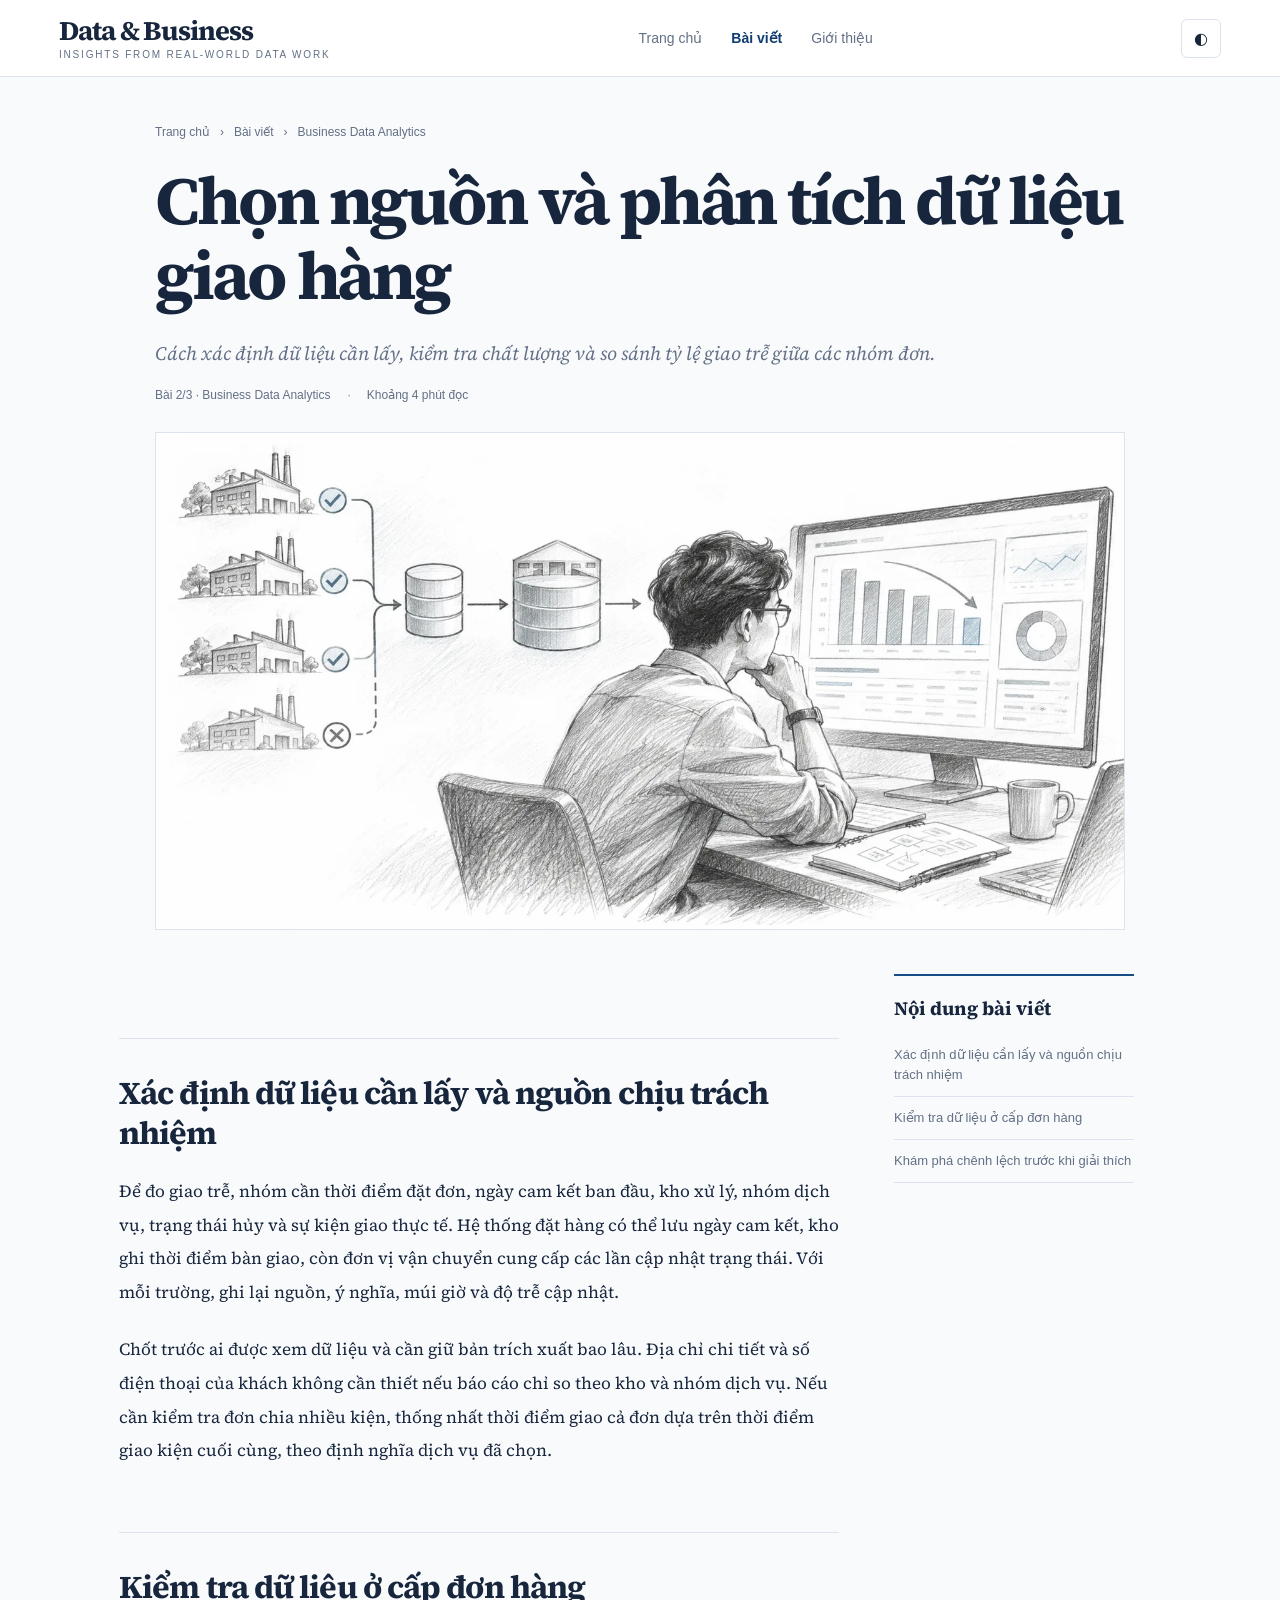
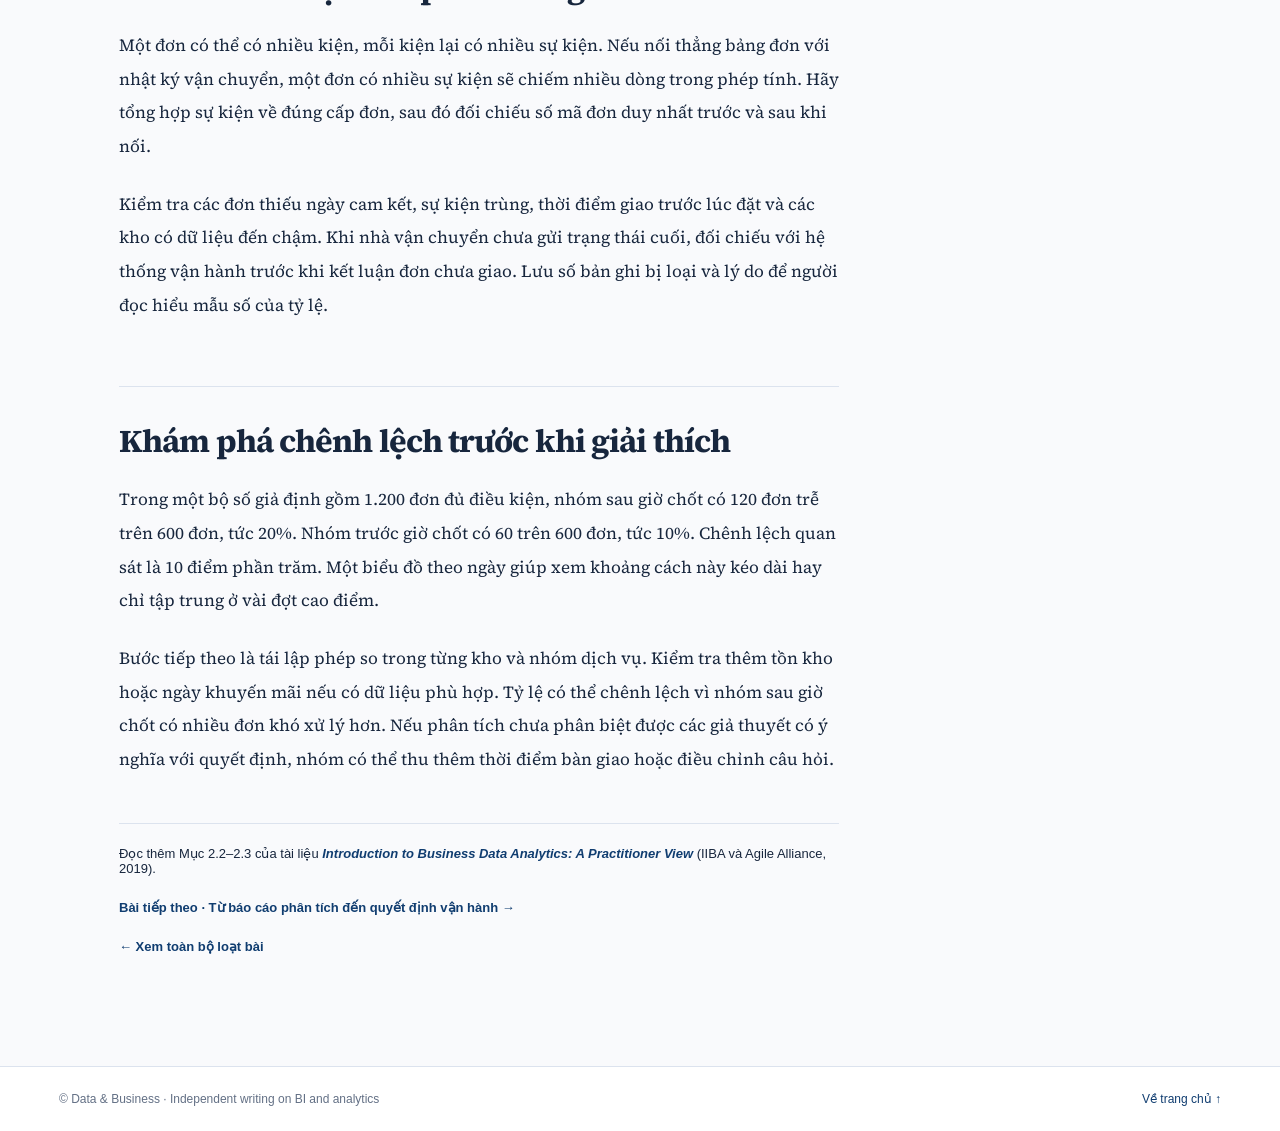
<file: posts/bda-nguon-va-phan-tich-du-lieu.html>
<!doctype html>
<html lang="vi">
<head>
  <meta charset="UTF-8">
  <meta name="viewport" content="width=device-width,initial-scale=1">
  <meta name="theme-color" content="#f9fafc">
  <meta name="description" content="Cách xác định dữ liệu cần lấy, kiểm tra chất lượng và so sánh tỷ lệ giao trễ giữa các nhóm đơn.">
  <title>Chọn nguồn và phân tích dữ liệu giao hàng · Data &amp; Business</title>
  <link rel="stylesheet" href="../styles.css?v=2">
</head>
<body>
<div class="progress"></div>
<header class="mast"><div class="nav"><a class="brand" href="../index.html"><strong>Data & Business</strong><small>Insights from real-world data work</small></a><nav class="navlinks"><a href="../index.html" class="">Trang chủ</a><a href="../posts.html" class="active">Bài viết</a><a href="../about.html" class="">Giới thiệu</a></nav><div class="nav-actions"><button class="iconbtn" data-theme aria-label="Đổi chế độ sáng/tối">◐</button></div></div></header>
<main>
  <div class="wrap">
    <section class="article-intro">
      <div class="crumbs">
        <a href="../index.html">Trang chủ</a><span>›</span>
        <a href="../posts.html">Bài viết</a><span>›</span>Business Data Analytics
      </div>
      <h1>Chọn nguồn và phân tích dữ liệu giao hàng</h1>
      <p class="dek">Cách xác định dữ liệu cần lấy, kiểm tra chất lượng và so sánh tỷ lệ giao trễ giữa các nhóm đơn.</p>
      <div class="meta"><span>Bài 2/3 · Business Data Analytics</span><span>Khoảng 4 phút đọc</span></div>
      <img class="article-cover" src="../assets/data-factory-sketch.webp" alt="Minh họa luồng dữ liệu từ hệ thống nguồn đến báo cáo">
    </section>
  </div>
  <div class="reading-layout">
    <article class="article">
<h2 id="nguon-du-lieu">Xác định dữ liệu cần lấy và nguồn chịu trách nhiệm</h2>
<p>Để đo giao trễ, nhóm cần thời điểm đặt đơn, ngày cam kết ban đầu, kho xử lý, nhóm dịch vụ, trạng thái hủy và sự kiện giao thực tế. Hệ thống đặt hàng có thể lưu ngày cam kết, kho ghi thời điểm bàn giao, còn đơn vị vận chuyển cung cấp các lần cập nhật trạng thái. Với mỗi trường, ghi lại nguồn, ý nghĩa, múi giờ và độ trễ cập nhật.</p>
<p>Chốt trước ai được xem dữ liệu và cần giữ bản trích xuất bao lâu. Địa chỉ chi tiết và số điện thoại của khách không cần thiết nếu báo cáo chỉ so theo kho và nhóm dịch vụ. Nếu cần kiểm tra đơn chia nhiều kiện, thống nhất thời điểm giao cả đơn dựa trên thời điểm giao kiện cuối cùng, theo định nghĩa dịch vụ đã chọn.</p>
<h2 id="chat-luong">Kiểm tra dữ liệu ở cấp đơn hàng</h2>
<p>Một đơn có thể có nhiều kiện, mỗi kiện lại có nhiều sự kiện. Nếu nối thẳng bảng đơn với nhật ký vận chuyển, một đơn có nhiều sự kiện sẽ chiếm nhiều dòng trong phép tính. Hãy tổng hợp sự kiện về đúng cấp đơn, sau đó đối chiếu số mã đơn duy nhất trước và sau khi nối.</p>
<p>Kiểm tra các đơn thiếu ngày cam kết, sự kiện trùng, thời điểm giao trước lúc đặt và các kho có dữ liệu đến chậm. Khi nhà vận chuyển chưa gửi trạng thái cuối, đối chiếu với hệ thống vận hành trước khi kết luận đơn chưa giao. Lưu số bản ghi bị loại và lý do để người đọc hiểu mẫu số của tỷ lệ.</p>
<h2 id="phan-tich">Khám phá chênh lệch trước khi giải thích</h2>
<p>Trong một bộ số giả định gồm 1.200 đơn đủ điều kiện, nhóm sau giờ chốt có 120 đơn trễ trên 600 đơn, tức 20%. Nhóm trước giờ chốt có 60 trên 600 đơn, tức 10%. Chênh lệch quan sát là 10 điểm phần trăm. Một biểu đồ theo ngày giúp xem khoảng cách này kéo dài hay chỉ tập trung ở vài đợt cao điểm.</p>
<p>Bước tiếp theo là tái lập phép so trong từng kho và nhóm dịch vụ. Kiểm tra thêm tồn kho hoặc ngày khuyến mãi nếu có dữ liệu phù hợp. Tỷ lệ có thể chênh lệch vì nhóm sau giờ chốt có nhiều đơn khó xử lý hơn. Nếu phân tích chưa phân biệt được các giả thuyết có ý nghĩa với quyết định, nhóm có thể thu thêm thời điểm bàn giao hoặc điều chỉnh câu hỏi.</p>
      <div class="article-end">
        <p>Đọc thêm Mục 2.2–2.3 của tài liệu <a href="https://www.iiba.org/globalassets/standards-and-resources/business-data-analytics/files/introduction-to-bda-practitioner-2.pdf#page=14"><cite>Introduction to Business Data Analytics: A Practitioner View</cite></a> (IIBA và Agile Alliance, 2019).</p>
        <p><a href="bda-bao-cao-va-ra-quyet-dinh.html">Bài tiếp theo · Từ báo cáo phân tích đến quyết định vận hành →</a></p>
        <a href="../posts.html">← Xem toàn bộ loạt bài</a>
      </div>
    </article>
    <aside class="toc-box" aria-label="Mục lục">
      <h3>Nội dung bài viết</h3>
<a href="#nguon-du-lieu">Xác định dữ liệu cần lấy và nguồn chịu trách nhiệm</a>
<a href="#chat-luong">Kiểm tra dữ liệu ở cấp đơn hàng</a>
<a href="#phan-tich">Khám phá chênh lệch trước khi giải thích</a>
    </aside>
  </div>
</main>
<footer><div class="wrap footer-inner"><span>© Data &amp; Business · Independent writing on BI and analytics</span><a href="../index.html">Về trang chủ ↑</a></div></footer>
<script src="../script.js" defer></script>
</body>
</html>
</file>
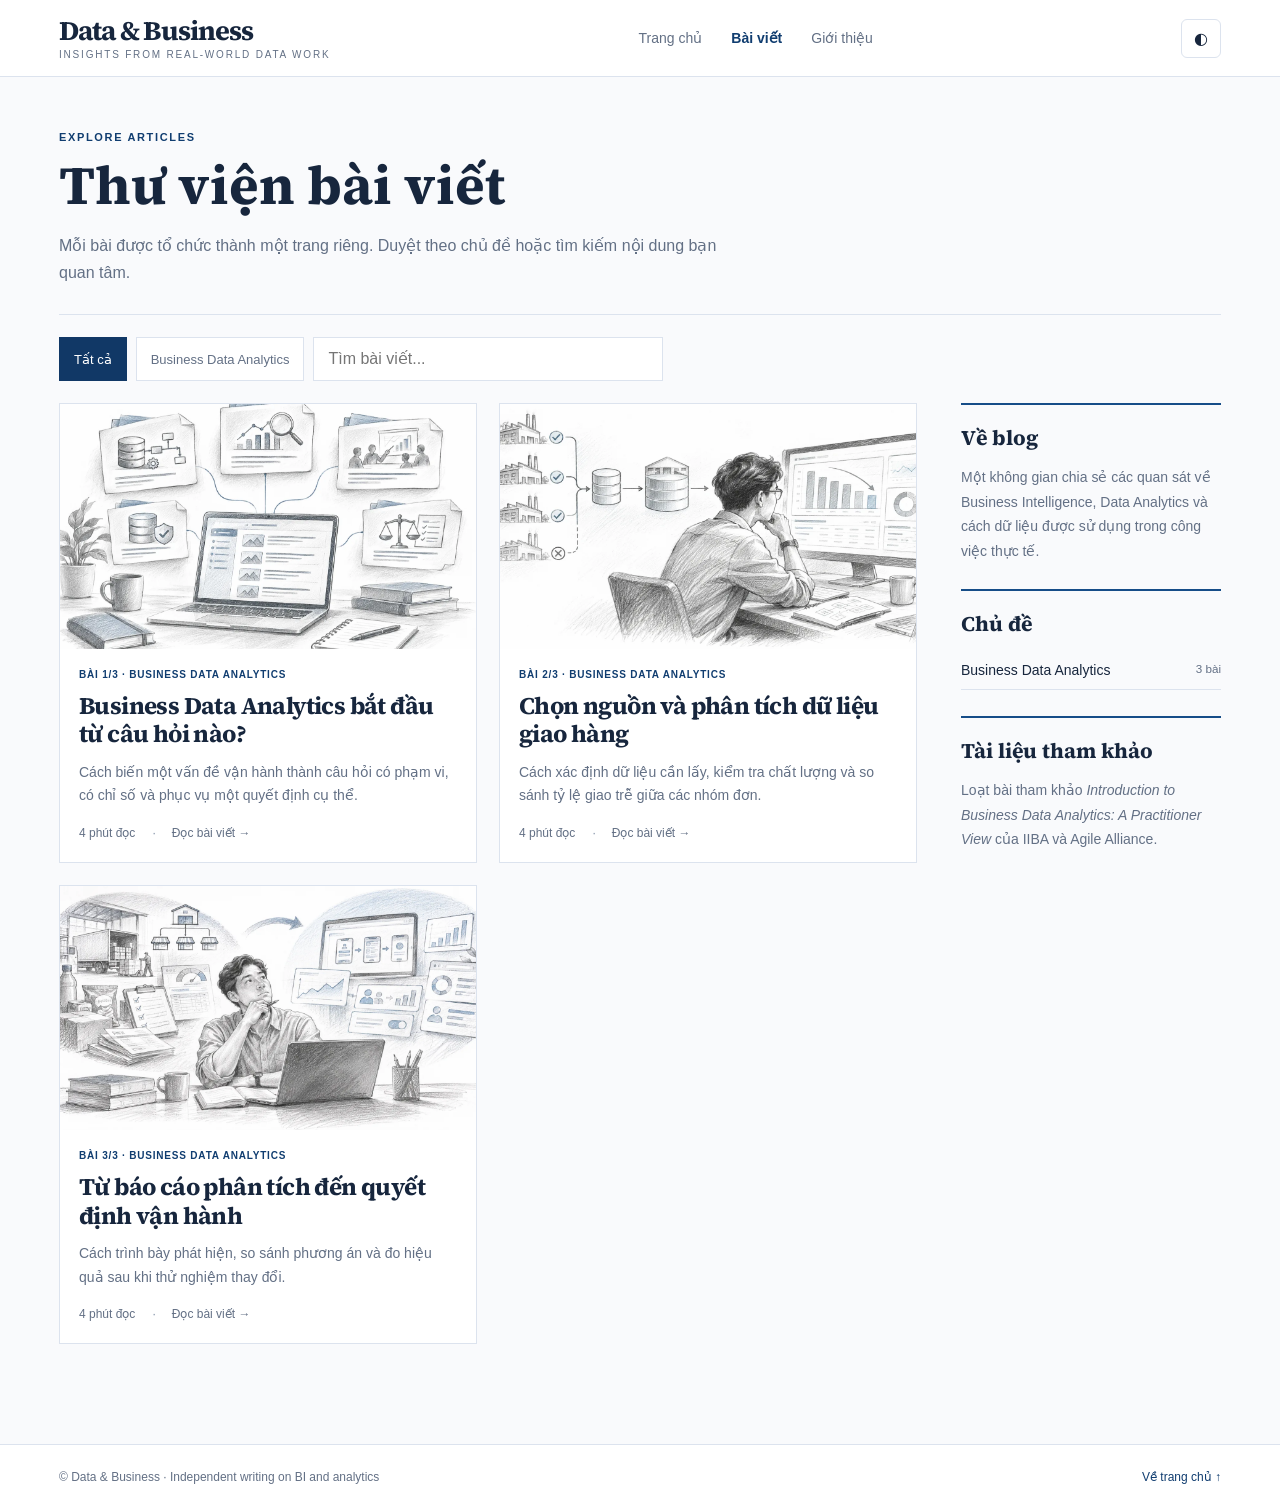
<file: posts/lam-data-co-nhung-huong-di-nao.html>
<!doctype html>
<html lang="vi">
<head>
  <meta charset="UTF-8">
  <meta name="viewport" content="width=device-width,initial-scale=1">
  <meta name="robots" content="noindex">
  <meta http-equiv="refresh" content="0; url=../posts.html">
  <title>Thư viện bài viết · Data &amp; Business</title>
</head>
<body>
  <p>Bài viết cũ đã được thay bằng loạt bài Business Data Analytics. <a href="../posts.html">Mở thư viện bài viết</a>.</p>
</body>
</html>
</file>
<file: styles.css>
@font-face {
  font-family: 'Source Serif 4';
  font-style: italic;
  font-weight: 400 700;
  font-display: swap;
  src: url(assets/fonts/source-serif-4-italic-vietnamese.woff2) format('woff2');
  unicode-range: U+0102-0103, U+0110-0111, U+0128-0129, U+0168-0169, U+01A0-01A1, U+01AF-01B0, U+0300-0301, U+0303-0304, U+0308-0309, U+0323, U+0329, U+1EA0-1EF9, U+20AB;
}

@font-face {
  font-family: 'Source Serif 4';
  font-style: italic;
  font-weight: 400 700;
  font-display: swap;
  src: url(assets/fonts/source-serif-4-italic-latin-ext.woff2) format('woff2');
  unicode-range: U+0100-02BA, U+02BD-02C5, U+02C7-02CC, U+02CE-02D7, U+02DD-02FF, U+0304, U+0308, U+0329, U+1D00-1DBF, U+1E00-1E9F, U+1EF2-1EFF, U+2020, U+20A0-20AB, U+20AD-20C4, U+2113, U+2C60-2C7F, U+A720-A7FF;
}

@font-face {
  font-family: 'Source Serif 4';
  font-style: italic;
  font-weight: 400 700;
  font-display: swap;
  src: url(assets/fonts/source-serif-4-italic-latin.woff2) format('woff2');
  unicode-range: U+0000-00FF, U+0131, U+0152-0153, U+02BB-02BC, U+02C6, U+02DA, U+02DC, U+0304, U+0308, U+0329, U+2000-206F, U+20AC, U+2122, U+2191, U+2193, U+2212, U+2215, U+FEFF, U+FFFD;
}

@font-face {
  font-family: 'Source Serif 4';
  font-style: normal;
  font-weight: 400 700;
  font-display: swap;
  src: url(assets/fonts/source-serif-4-normal-vietnamese.woff2) format('woff2');
  unicode-range: U+0102-0103, U+0110-0111, U+0128-0129, U+0168-0169, U+01A0-01A1, U+01AF-01B0, U+0300-0301, U+0303-0304, U+0308-0309, U+0323, U+0329, U+1EA0-1EF9, U+20AB;
}

@font-face {
  font-family: 'Source Serif 4';
  font-style: normal;
  font-weight: 400 700;
  font-display: swap;
  src: url(assets/fonts/source-serif-4-normal-latin-ext.woff2) format('woff2');
  unicode-range: U+0100-02BA, U+02BD-02C5, U+02C7-02CC, U+02CE-02D7, U+02DD-02FF, U+0304, U+0308, U+0329, U+1D00-1DBF, U+1E00-1E9F, U+1EF2-1EFF, U+2020, U+20A0-20AB, U+20AD-20C4, U+2113, U+2C60-2C7F, U+A720-A7FF;
}

@font-face {
  font-family: 'Source Serif 4';
  font-style: normal;
  font-weight: 400 700;
  font-display: swap;
  src: url(assets/fonts/source-serif-4-normal-latin.woff2) format('woff2');
  unicode-range: U+0000-00FF, U+0131, U+0152-0153, U+02BB-02BC, U+02C6, U+02DA, U+02DC, U+0304, U+0308, U+0329, U+2000-206F, U+20AC, U+2122, U+2191, U+2193, U+2212, U+2215, U+FEFF, U+FFFD;
}


:root{--bg:#f9fafc;--paper:#fff;--ink:#17263d;--muted:#637085;--blue:#103d70;--line:#dce3ee;--soft:#edf3f9;--max:1210px;color-scheme:light}*{box-sizing:border-box}html{scroll-behavior:smooth;scroll-padding-top:85px}body{margin:0;color:var(--ink);background:var(--bg);font-family:Arial,Helvetica,sans-serif;-webkit-font-smoothing:antialiased}body.dark{--bg:#101722;--paper:#172132;--ink:#edf3fb;--muted:#aab9ce;--blue:#a7cbfc;--line:#304259;--soft:#202e43;color-scheme:dark}a{color:inherit;text-decoration:none}button,input{font:inherit}.progress{position:fixed;top:0;left:0;height:3px;background:#4174b7;width:0;z-index:90}.mast{position:sticky;top:0;z-index:20;background:var(--paper);border-bottom:1px solid var(--line)}.nav{max-width:var(--max);padding:0 24px;height:76px;margin:auto;display:flex;gap:32px;align-items:center;justify-content:space-between}.brand{display:flex;flex-direction:column;gap:4px}.brand strong{font:700 27px/1.1 'Source Serif 4',Georgia,'Times New Roman',serif;letter-spacing:-.04em}.brand small{font-size:10px;letter-spacing:.18em;color:var(--muted);text-transform:uppercase}.navlinks{display:flex;align-items:center;gap:29px}.navlinks a{font-size:14px;color:var(--muted)}.navlinks a.active,.navlinks a:hover{color:var(--blue);font-weight:700}.nav-actions{display:flex;gap:8px}.iconbtn{cursor:pointer;border:1px solid var(--line);color:var(--ink);background:var(--paper);padding:9px 12px;border-radius:6px}.iconbtn:hover{border-color:var(--blue)}.wrap{max-width:var(--max);margin:auto;padding:0 24px}.eyebrow{font-size:11px;letter-spacing:.15em;text-transform:uppercase;font-weight:800;color:var(--blue)}.serif{font-family:'Source Serif 4',Georgia,'Times New Roman',serif;letter-spacing:-.035em}.home-hero{margin:36px auto 42px;display:grid;grid-template-columns:1fr 1.02fr;gap:0;background:var(--paper);border:1px solid var(--line);overflow:hidden}.hero-copy{padding:clamp(30px,5vw,64px)}.home-hero h1{font:700 clamp(34px,4.25vw,56px)/1.13 'Source Serif 4',Georgia,'Times New Roman',serif;letter-spacing:-.043em;margin:20px 0 20px}.home-hero p{font-size:16px;line-height:1.77;color:var(--muted);max-width:55ch;margin:0 0 28px}.hero-photo{min-height:390px;object-fit:cover;width:100%;height:100%;display:block;filter:grayscale(.12)}.cta{display:inline-flex;align-items:center;gap:12px;padding:14px 20px;background:#113866;color:white;font-weight:700;font-size:13px;border:1px solid #113866}.cta:hover{background:#235486}.meta{font-size:12px;color:var(--muted);display:flex;gap:17px;align-items:center;flex-wrap:wrap}.meta span+span:before{content:'·';margin-right:16px;color:#8190a6}.section-title{display:flex;justify-content:space-between;align-items:end;border-bottom:1px solid var(--line);padding-bottom:13px;margin:42px 0 21px;gap:15px}.section-title h2{margin:0;font:700 30px/1.2 'Source Serif 4',Georgia,'Times New Roman',serif}.section-title span{font-size:12px;color:var(--muted)}.layout{display:grid;grid-template-columns:minmax(0,1fr) 260px;gap:44px;padding-bottom:100px}.articles{display:grid;grid-template-columns:repeat(2,minmax(0,1fr));gap:22px}.article-card{background:var(--paper);border:1px solid var(--line);display:flex;flex-direction:column;overflow:hidden;transition:transform .18s ease,border-color .18s ease}.article-card:hover{transform:translateY(-3px);border-color:#9fadc0}.article-card img{width:100%;aspect-ratio:1.7;object-fit:cover;display:block}.card-content{padding:20px 19px 22px;display:flex;flex:1;flex-direction:column}.category{color:var(--blue);letter-spacing:.08em;font-size:10px;text-transform:uppercase;font-weight:800}.article-card h3{font:700 24px/1.18 'Source Serif 4',Georgia,'Times New Roman',serif;letter-spacing:-.025em;margin:12px 0}.article-card p{color:var(--muted);font-size:14px;line-height:1.68;margin:0 0 18px}.article-card .meta{margin-top:auto}.empty{border:1px dashed var(--line);color:var(--muted);font-size:14px;padding:35px 25px;line-height:1.7;background:var(--paper)}.side-panel{border-top:2px solid #164d88;padding:18px 0 26px}.side-panel h3{font:700 21px 'Source Serif 4',Georgia,'Times New Roman',serif;margin:0 0 13px}.side-panel p{margin:0;color:var(--muted);font-size:14px;line-height:1.75}.topic{display:flex;justify-content:space-between;border-bottom:1px solid var(--line);padding:11px 0;font-size:14px}.topic small{color:var(--muted)}.page-heading{padding:54px 0 12px;border-bottom:1px solid var(--line)}.page-heading h1{font:700 clamp(36px,5vw,54px)/1.13 'Source Serif 4',Georgia,'Times New Roman',serif;margin:12px 0}.page-heading p{line-height:1.7;color:var(--muted);max-width:680px}.filter-row{display:flex;gap:9px;flex-wrap:wrap;margin:22px 0}.filter{padding:9px 14px;border:1px solid var(--line);background:var(--paper);font-size:13px;color:var(--muted);cursor:pointer}.filter.active{background:#113866;border-color:#113866;color:white}.search{border:1px solid var(--line);padding:12px 14px;background:var(--paper);color:var(--ink);width:100%;max-width:350px}.not-found{display:none;color:var(--muted);font-size:14px;padding:34px 0}.about{background:var(--paper);border:1px solid var(--line);padding:42px;margin:28px auto 75px;max-width:800px;line-height:1.85}.article-intro{max-width:970px;margin:48px auto 0}.crumbs{font-size:12px;color:var(--muted);display:flex;gap:10px;flex-wrap:wrap;align-items:center}.article-intro h1{font:700 clamp(37px,5.25vw,68px)/1.12 'Source Serif 4',Georgia,'Times New Roman',serif;letter-spacing:-.046em;margin:24px 0}.article-intro .dek{font:italic 19px/1.68 'Source Serif 4',Georgia,'Times New Roman',serif;color:var(--muted);max-width:900px}.article-intro .meta{margin:18px 0 30px}.article-cover{width:100%;height:auto;aspect-ratio:1.95;object-fit:cover;display:block;border:1px solid var(--line)}.reading-layout{max-width:1090px;margin:44px auto 90px;display:grid;grid-template-columns:minmax(0,720px) 240px;gap:55px;padding:0 24px}.article{font:17px/1.98 'Source Serif 4',Georgia,'Times New Roman',serif;min-width:0}.article p{margin:0 0 24px}.article strong{font-weight:700}.article h2{font:700 32px/1.25 'Source Serif 4',Georgia,'Times New Roman',serif;letter-spacing:-.028em;margin:64px 0 22px;padding-top:22px;border-top:1px solid var(--line)}.article h2:before{content:attr(data-num);display:block;color:var(--blue);font:800 12px Arial,sans-serif;margin-bottom:12px;letter-spacing:.17em}.article-figure{margin:37px 0 45px}.article-figure img{display:block;width:100%;border:1px solid var(--line)}.article-figure figcaption{color:var(--muted);font:12px/1.5 Arial,sans-serif;margin-top:10px}.toc-box{position:sticky;top:106px;align-self:start;border-top:2px solid #164d88;padding-top:19px}.toc-box h3{margin:0 0 13px;font:700 19px 'Source Serif 4',Georgia,serif}.toc-box a{display:block;font:13px/1.55 Arial,sans-serif;padding:11px 0;color:var(--muted);border-bottom:1px solid var(--line)}.toc-box a.active,.toc-box a:hover{color:var(--blue)}.summary{background:var(--soft);border-left:3px solid #376da9;padding:20px 22px;margin-bottom:29px;font:15px/1.75 Arial,sans-serif}.summary strong{display:block;letter-spacing:.06em;text-transform:uppercase;color:var(--blue);font:800 11px Arial,sans-serif;margin-bottom:8px}.article-end{border-top:1px solid var(--line);padding:22px 0;margin-top:46px;font:13px Arial,sans-serif}.article-end a{color:var(--blue);font-weight:700}footer{background:var(--paper);border-top:1px solid var(--line);color:var(--muted);font-size:12px;padding:25px 0}.footer-inner{display:flex;justify-content:space-between;gap:20px}.footer-inner a{color:var(--blue)}@media(max-width:930px){.layout{grid-template-columns:1fr}.sidebar{display:none}.reading-layout{grid-template-columns:1fr}.toc-box{position:static;order:-1}.toc-links{display:flex;gap:20px;overflow-x:auto}.toc-box a{min-width:220px;max-width:280px}.home-hero{grid-template-columns:1fr}.hero-photo{height:300px;min-height:0}.navlinks{gap:15px}}@media(max-width:620px){.nav{height:66px;padding:0 16px}.brand strong{font-size:20px}.brand small{font-size:8px}.navlinks{gap:12px}.navlinks a{font-size:12px}.navlinks a[href*="about"]{display:none}.nav-actions{display:none}.wrap{padding:0 16px}.home-hero{margin-top:17px}.hero-copy{padding:24px}.hero-photo{height:205px}.home-hero h1{font-size:34px}.articles{grid-template-columns:1fr}.article-intro{margin-top:27px}.article-intro h1{font-size:37px}.article-intro .dek{font-size:16px}.reading-layout{padding:0 16px;gap:18px}.article{font-size:16px;line-height:1.89}.article h2{font-size:26px}.footer-inner{flex-direction:column}.about{padding:25px}.section-title h2{font-size:26px}}@media print{.mast,.sidebar,.toc-box,.progress,.article-end,footer{display:none!important}.reading-layout{display:block}.article{font-size:12pt}.article-cover{max-height:300px}body{background:white;color:black}}
</file>
